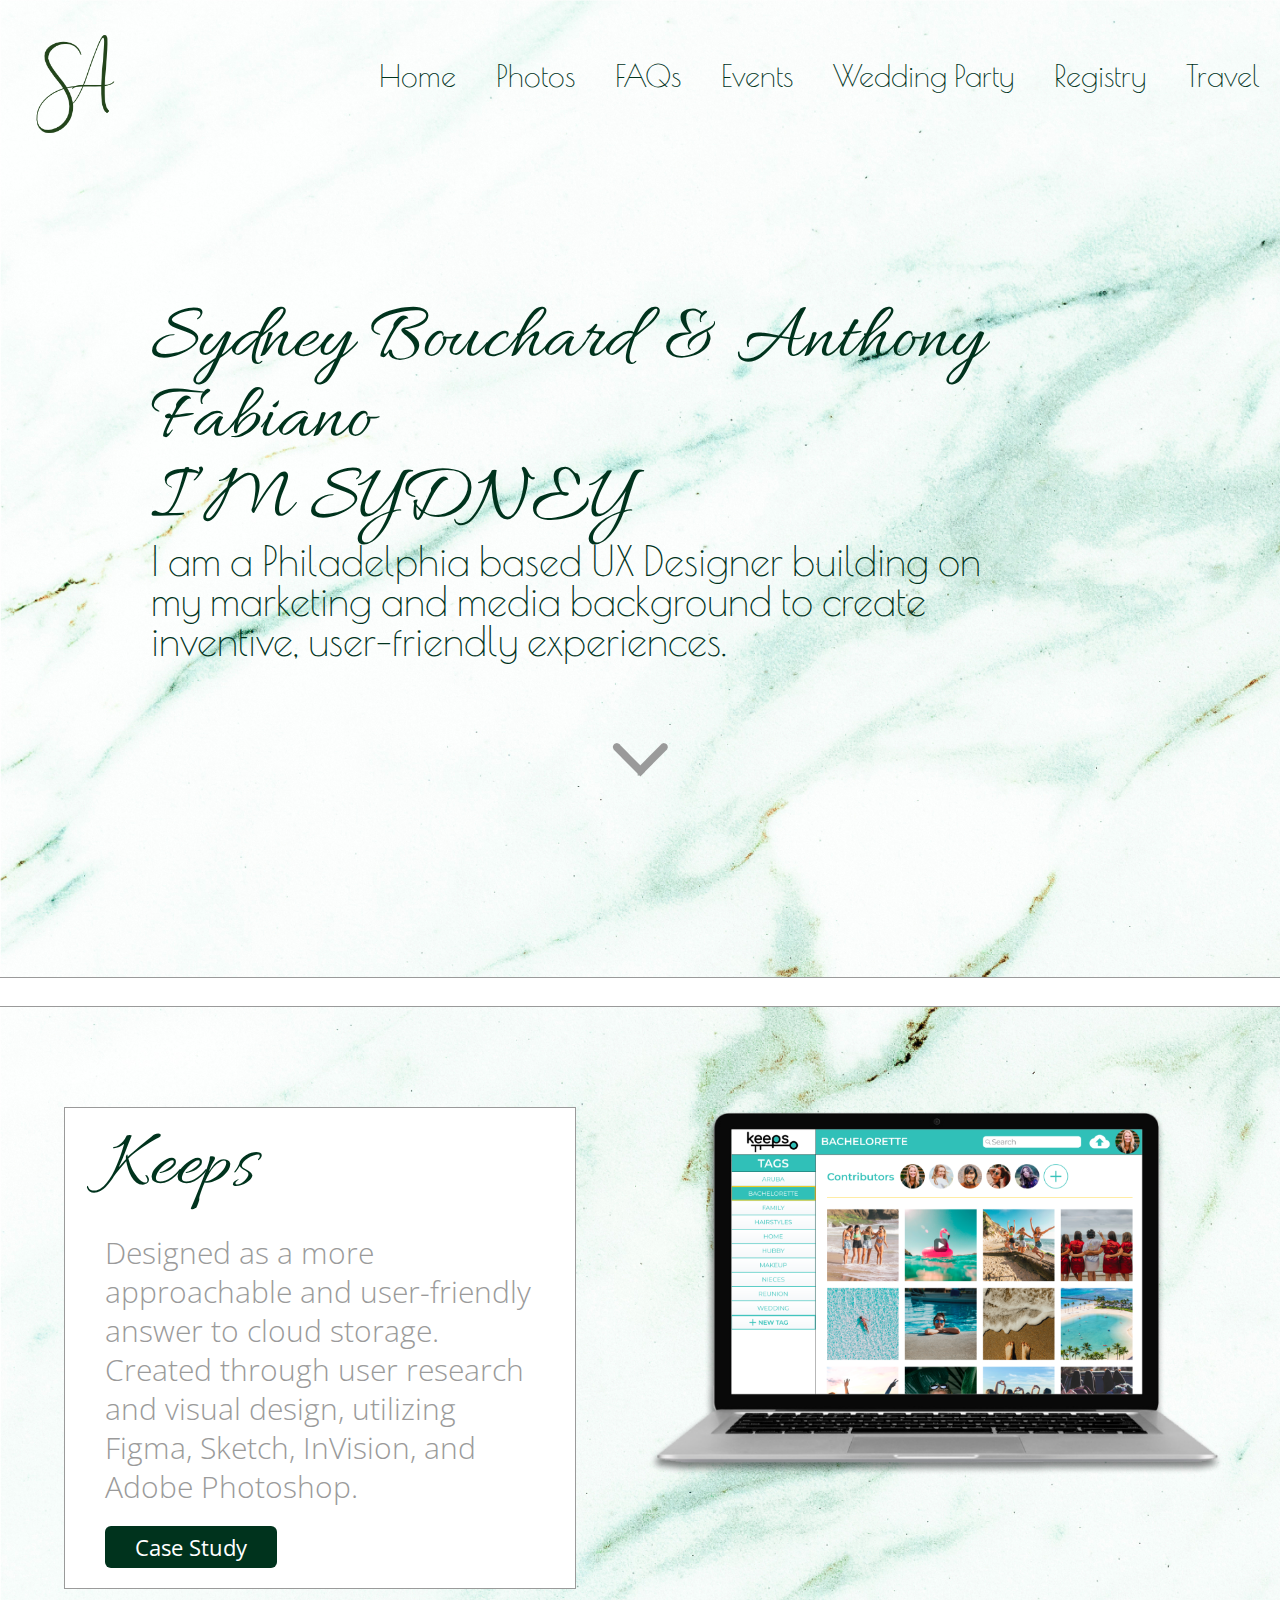
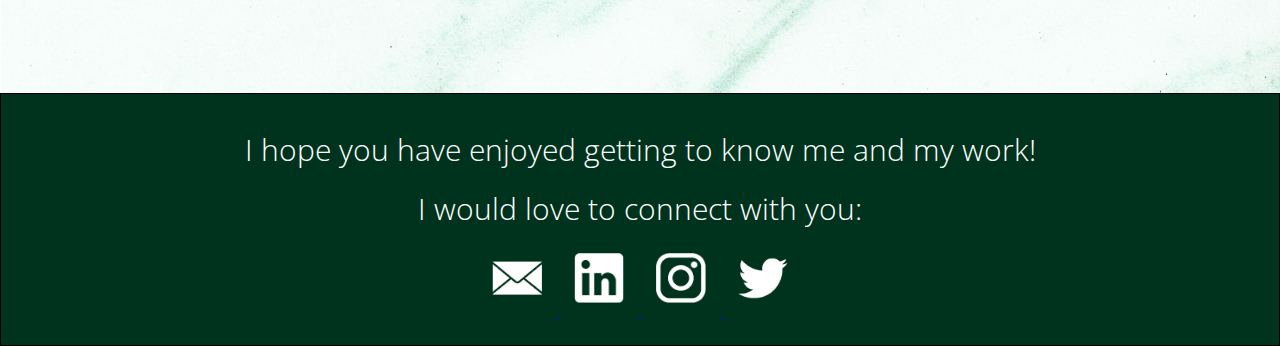
<file: index.html>
<!DOCTYPE html>
<html>

  <head>
    <meta charset="utf-8">
    <title>Portfolio | Sydney Bouchard</title>
    <meta name="viewport" content="width=device-width, initial-scale=1.0">
    <link href="https://fonts.googleapis.com/css?family=Poiret+One" rel="stylesheet">
    <link href="https://fonts.googleapis.com/css?family=Open+Sans+Condensed:300" rel="stylesheet">
    <link href="https://fonts.googleapis.com/css2?family=Allura&display=swap" rel="stylesheet">
    <link rel="stylesheet" href="css/reset.css">
    <link rel="stylesheet" href="css/style.css">
  </head>

  <body>
    <main class="container">
      <nav>
        <a href="index.html" class="logohome">
          <img src="images/fillerlogo.png">
        </a>
        <ul>
          <li><a href="mailto: sydneykbouchard@gmail.com" target="_blank">Travel</a></li>
          <li><a href="mailto: sydneykbouchard@gmail.com" target="_blank">Registry</a></li>
          <li><a href="mailto: sydneykbouchard@gmail.com" target="_blank">Wedding Party</a></li>
          <li><a href="mailto: sydneykbouchard@gmail.com" target="_blank">Events</a></li>
          <li><a href="images/sydney_bouchard_resume_2019.pdf" target="_blank">FAQs</a></li>
          <li><a href="about.html">Photos</a></li>
          <li><a href="index.html#projects">Home</a></li>
        </ul>
      </nav>
      <section class="hero">
        <h1>Sydney Bouchard & Anthony Fabiano </h1>
        <h1>I’M SYDNEY</h1>
        <h2>I am a Philadelphia based UX Designer building on</h2>
        <h2>my marketing and media background to create</h2>
        <h2>inventive, user-friendly experiences.</h2>
        <a href="index.html#projects">
          <img src="images/arrow.png">
        </a>
      </section>
      <div id="box2"></div>
      <div id="projects"></div>
      <section class="cases">
          <h1>Keeps</h1>
          <div id="mobimg">
            <section class="caseimg">
                <img src="images/computer.png">
            </section>
          </div>
          <p>Designed as a more approachable and
          user-friendly answer to cloud storage.
          Created through user research and visual
          design, utilizing Figma, Sketch, InVision,
          and Adobe Photoshop.</p>
          <a href="project.html" class="button">Case Study</a>
      </section>
      <section id="deskimg"class="caseimg">
          <img src="images/computer.png">
      </section>

      <footer>
        <div id="box6">
          <p>I hope you have enjoyed getting to know me and my work!</p>
          <p>I would love to connect with you:</p>
          <a href="mailto: sydneykbouchard@gmail.com" target="_blank" class="foot">
            <img src="images/email1.png">
          </a>
          <a href="https://www.linkedin.com/in/sydney-bouchard/" target="_blank" class="foot">
            <img src="images/linkedin1.png">
          </a>
          <a href="https://www.instagram.com/sydneybouchard/" target="_blank" class="foot">
            <img src="images/insta1.png">
          </a>
          <a href="https://twitter.com/SydneyBouch" target="_blank" class="foot">
            <img src="images/twitter1.png">
          </a>
        </div>
      </footer>
      </main>
      <!-- Global site tag (gtag.js) - Google Analytics -->
  <script async src="https://www.googletagmanager.com/gtag/js?id=UA-138819702-1"></script>
  <script>
    window.dataLayer = window.dataLayer || [];
    function gtag(){dataLayer.push(arguments);}
    gtag('js', new Date());

    gtag('config', 'UA-138819702-1');
  </script>
  </body>
</html>
</file>
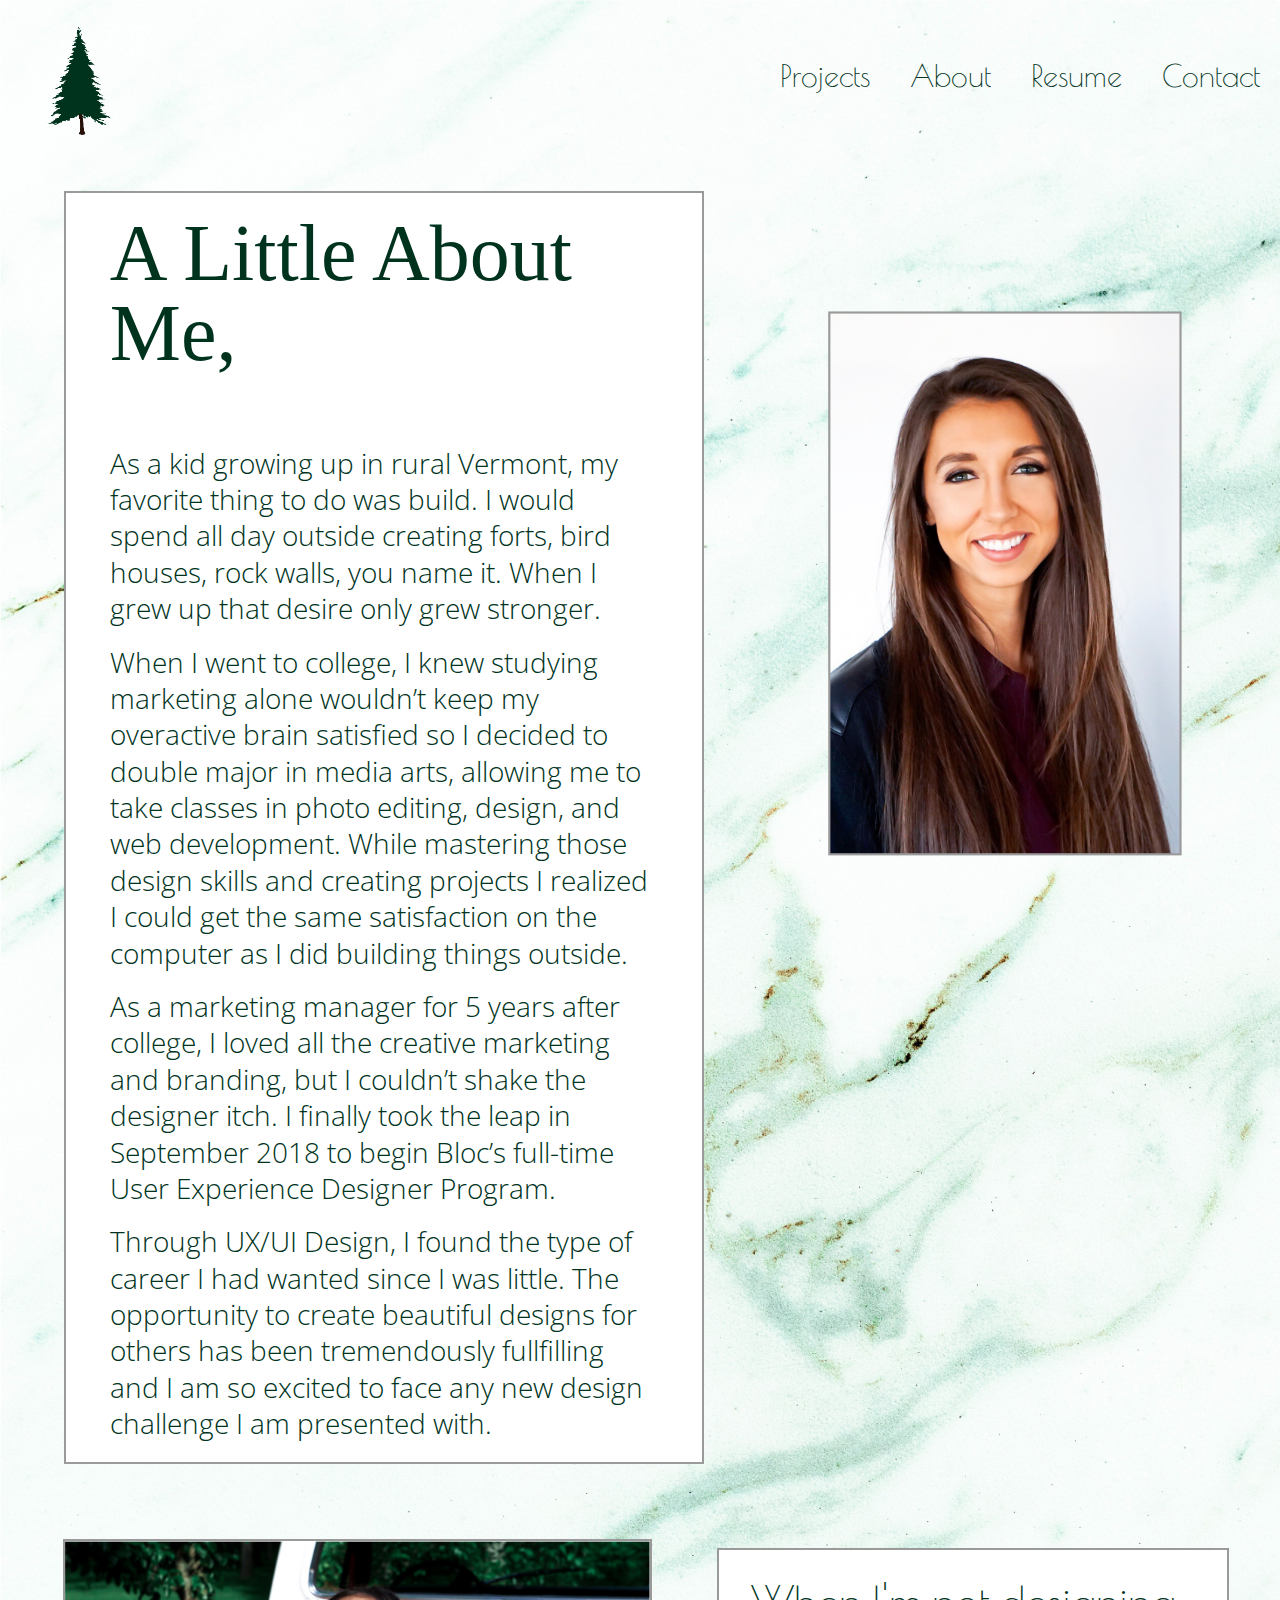
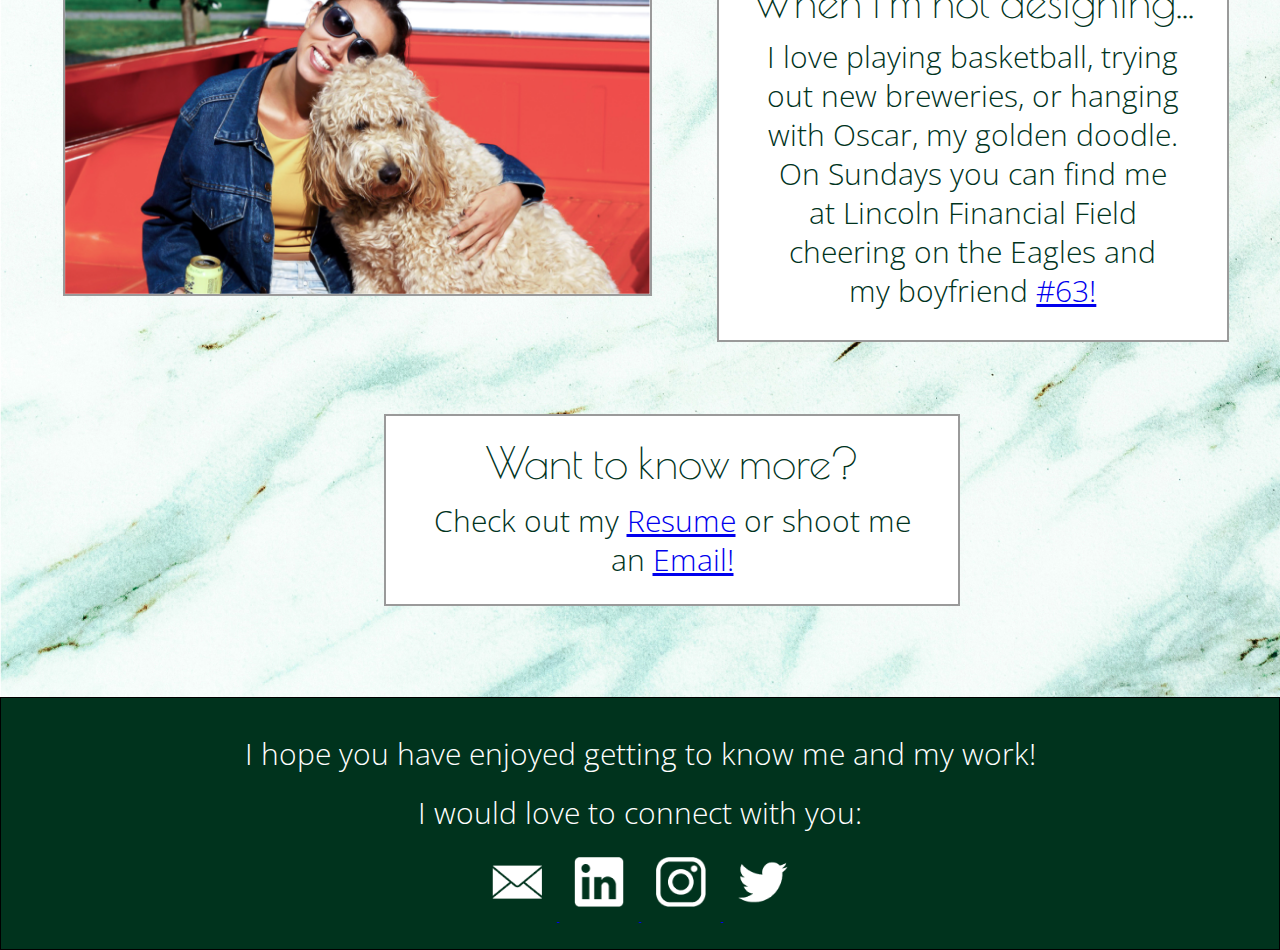
<file: about.html>
<!DOCTYPE html>
<html>

  <head>
    <meta charset="utf-8">
    <title>Portfolio | Sydney Bouchard</title>
     <meta name="viewport" content="width=device-width, initial-scale=1.0">
    <link href="https://fonts.googleapis.com/css?family=Poiret+One" rel="stylesheet">
    <link href="https://fonts.googleapis.com/css?family=Open+Sans+Condensed:300" rel="stylesheet">
    <link rel="stylesheet" href="css/reset.css">
    <link rel="stylesheet" href="css/style.css">
  </head>

  <body>
    <main class="container">
      <nav>
        <a href="index.html" class="logohome">
          <img src="images/new-syd-logo.png">
        </a>
        <ul>
          <li><a href="mailto: sydneykbouchard@gmail.com" target="_blank">Contact</a></li>
          <li><a href="images/sydney_bouchard_resume_2019.pdf" target="_blank">Resume</a></li>
          <li><a href="about.html">About</a></li>
          <li><a href="index.html#projects">Projects</a></li>
        </ul>
      </nav>

      <div id="box7"></div>
      <!-- fixes nav formatting issue -->
      <section class="heroabout2"></section>
      <section class="heroabout">

        <h1> A Little About Me,</h1>
        <section class="heroabout2">
          <div id="mobme">
          <img src="images/Sydneyphoto.png" alt="">
          <div>
        </section>
        <p>As a kid growing up in rural Vermont, my favorite thing to do was build. I would spend all day outside creating forts, bird houses, rock walls, you name it. When I grew up that desire only grew stronger.</p>

<p>When I went to college, I knew studying marketing alone wouldn’t keep my overactive brain satisfied so I decided to double major in media arts, allowing me to take classes in photo editing, design, and web development. While mastering those design skills and creating projects I realized I could get the same satisfaction on the computer as I did building things outside.</p>

<p>As a marketing manager for 5 years after college, I loved all the creative marketing and branding, but I couldn’t shake the designer itch. I finally took the leap in September 2018 to begin Bloc’s full-time User Experience Designer Program.</p>

<p>Through UX/UI Design, I found the type of career I had wanted since I was little. The opportunity to create beautiful designs for others has been tremendously fullfilling and I am so excited to face any new design challenge I am presented with.</p>

      </section>
      <section id="deskimg"class="heroabout2">
        <img src="images/Sydneyphoto.png" alt="">
      </section>

    <section id="deskimg"class="heroabout3">
      <img src="images/SydOscar.png" alt="">
    </section>

    <section class="heroabout4">
      <h5> When I'm not designing...</h5>
      <p>I love playing basketball, trying out new breweries, or hanging with Oscar, my golden doodle.
        On Sundays you can find me at Lincoln Financial Field cheering on the Eagles and my boyfriend <a href="https://g.co/kgs/oshMDi" target="_blank">#63!</a></p>
        <section id="mobdog"class="heroabout3">
          <img src="images/SydOscar.png" alt="">
        </section>
    </section>

    <section class="heroabout5">
      <h5> Want to know more?</h5>
      <p>Check out my <a href="images/sydney_bouchard_resume_2019.pdf" target="_blank">Resume</a> or shoot me an <a href="ailto: sydneykbouchard@gmail.com" target="_blank">Email!</a></p>
    </section>

    <footer>
      <div id="box6">
        <p>I hope you have enjoyed getting to know me and my work!</p>
        <p>I would love to connect with you:</p>
        <a href="mailto: sydneykbouchard@gmail.com" target="_blank" class="foot">
          <img src="images/email1.png">
        </a>
        <a href="https://www.linkedin.com/in/sydney-bouchard/" target="_blank" class="foot">
          <img src="images/linkedin1.png">
        </a>
        <a href="https://www.instagram.com/sydneybouchard/" target="_blank" class="foot">
          <img src="images/insta1.png">
        </a>
        <a href="https://twitter.com/SydneyBouch" target="_blank" class="foot">
          <img src="images/twitter1.png">
        </a>
      </div>
    </footer>
    </main>
    <!-- Global site tag (gtag.js) - Google Analytics -->
<script async src="https://www.googletagmanager.com/gtag/js?id=UA-138819702-1"></script>
<script>
  window.dataLayer = window.dataLayer || [];
  function gtag(){dataLayer.push(arguments);}
  gtag('js', new Date());

  gtag('config', 'UA-138819702-1');
</script>
  </body>
</html>
</file>
<file: css/style.css>
* {
  box-sizing: border-box;
}

/* #arrow {
    box-sizing: border-box;
    height: 3vw;
    width: 3vw;
    border-style: solid;
    border-color: #9a9a9a;
    border-width: 0px 5px 5px 0px;
    border-radius: 0 5px 0 5px;
    transform: rotate(45deg);
} */

body {
 background-image: url("../images/green6.jpg");
}


#box1 {
  border: 1px solid;
  padding: 20px;
  color: #9a9a9a;
  width: 30%;
  text-align: center;
  float: right;
  margin: 1%;
  background-color: #ffffff;
  margin-top: 4rem;
}

#box2 {
  background-color: white;
  border-style: solid;
  border-width: 1px 0 1px 0;
  padding: 14px;
  color: #9a9a9a;
  width: 100%;
  margin-top: 10rem;
}

#box7 {
  background-color: white;
  /* border: 1px solid; */
  /* padding: 14px; */
  color: #9a9a9a;
  width: 100%;
  float: left;
}

.button {
  background-color: #00331D;
  border: none;
  border-radius: 6px;
  color: white;
  cursor: pointer;
  display: inline-block;
  font-size: 2.2rem;
  font-family: 'open sans condensed';
  /* margin-left: 3rem; */
  padding: 1rem 3rem;
  text-align: center;
  text-decoration: none;
}

.button:hover {
  background-color: white;
  color: #00331D;
  border-color: #00331D;
  border-style: solid;
  padding: .72rem 2.72rem;
  transition: 0.5s;
  box-shadow: 6px 10px 8px #888888;
}

.container {
  background-color: none;
  height: 100vh;
  margin: 0 auto;
  width: 100%;
}


footer p {
  color: #ffffff;
  text-align: center;
  float: left;
  margin: auto;
  width: 100%;
  padding: 10px;
}

footer img {
  height: 50px;
  width: 50px;
  margin: 1.2%;
}


footer #box6 {
  border: 1px solid;
  padding: 2%;
  width: 100%;
  text-align: center;
  float: left;
  /* margin: 1%; */
  background-color: #00331D;
  margin-top: 4rem;
}

footer #sm {
 padding: 20px;
 width: 40%;
 text-align: center;
 float: left;
 margin: 1% 40%;
 background-color: inherit;
 margin-top: 4rem;
}

html {
  font-size: 10px;
}

h1 {
  color: #00331D;
  font-size: 8rem;
  font-family: "Allura";
}

h2 {
  color: #00331D;
  font-size: 4rem;
  font-family: "poiret one";
}

h3 {
  color: #00331D;
  font-size: 7rem;
  font-family: "poiret one";
  text-decoration: underline #00331D;
  padding-left: 2%;
  padding-right: 2%;
  padding-top: 2%;
}

h4 {
  color: black;
  font-size: 3.6rem;
  font-family: "poiret one";
  padding-left: 4%;
  padding-right: 2%;
  padding-top: 2%;
}

h5 {
  color: #00331D;
  font-size: 4.4rem;
  font-family: "poiret one";
  text-align: center;
  /* padding-top: 2%; */
}

h6 {
  color: #9a9a9a;
  font-size: 3.2rem;
  font-family: "poiret one";
  text-align: center;
}

h7 {
  font-size: 3.2rem;
  font-weight: bold;
}

/* h8 {
  padding-left: 6%
} */

/* hr {
  color: white;
  display: block;
  margin-top: 0.5em;
  margin-bottom: 0.5em;
  margin-left: auto;
  margin-right: auto;
  border-style: solid;
  border-color: #9a9a9a;
  border-width: 20px;
} */

.logohome {
    float: left;
    margin-top: -40px;
}

nav a{
  display: block;
  color: #00331D;
  float: right;
  font-family: "poiret one";
  font-size: 3em;
  padding: 10px 20px;
  text-decoration: none;
  /* margin-top: 2rem; */
}

nav a:hover {
  color:#ADD9C8;
  text-decoration: underline;
}

nav img {
  display: block;
  float: left;
  text-decoration: none;
  float: left;
  width: 120px;
  height: 120px;
}


p {
  color: black;
  font-size: 3rem;
  line-height: 1.3;
  margin-top: .5rem;
  font-weight: 100;
  font-family: "open sans condensed";
  padding-left: 4%;
  padding-right: 4%;
  padding-top: 2%;
}

/* .about {
  height: auto;
  padding-top: 3rem;
  float: left;
  width: 40%;
  margin-top: 20rem;
  margin-left: -15rem;
  border-style: solid;
  border-color: #9A9A9A;
  border-width: 3px;
  background-color: inherit;
  width: inherit;
}
.about p {
  color: #00331D;
  padding: 1rem;
}
.about h1 {
  padding: 1rem;
} */

/* #box3 {
  background-color: white;
  border: 1px solid;
  color: #9a9a9a;
  width: 100%;
  margin-top: 40rem;
  width: 60%;
  text-align: left;
  float: left;
  margin: 10px;
}
#box4 {
  width: 20%;
  text-align: left;
  float: left;
  margin: 10px;
} */


.contact {
  background-color: inherit;
  padding: 10rem;
  padding-top: 25rem;
  float: left;
}


section {
  background-color: white;
  color: #fff;
  height: auto;
  margin-top: 1rem;
  /* padding: 1rem; */
  margin: 4%;
  padding-bottom: 2%;
}

.cases {
  border: 1px solid;
  padding: 20px;
  color: #9a9a9a;
  width: 40%;
  text-align: left;
  float: left;
  margin: 5%;
  background-color: #ffffff;
  margin-top: 10rem;
}

.cases .button {
  margin-left: 2rem;

}

.caseimg {

  background-color: inherit;

}

.caseimg img {
  background-color: inherit;
  width: 50%;
  text-align: left;
  float: right;
  margin: 0;
  margin-top: 5rem;

}

.cases p {
  color: #9A9A9A;
  font-family: 'Open Sans Condensed';
  font-size: 3rem;
  font-weight: 100;
  padding: 2rem;
}

.cases h1 {
  padding-left: 2rem;
}

.color {
  height: 70rem;
}

.color ul {
  color: black;
  font-size: 3.4rem;
  font-family: 'open sans condensed';
  text-align: center;
}

.color ul li {
  float: left;
  margin: 2%;
  display: inline;
  width: 21%;
}

.color img {
  margin: 2%;
  display: inline;
  width: 90%;
}

.compet a {
  margin: 4%;
}

.compet ul{
  color: #00331D;
  font-size: 3rem;
  font-family: 'open sans condensed';
  font-weight: bold;
  float: left;
  padding: 3%;
  width: 33%;
}

.compet ul img{
  height: 150px;
}

.conclusions a{
  margin: 4%;
}


.discovery {
  /* padding: 2% */
}

.flows img{
  float: left;
  width: 46%;
  margin: 2%;
}

.flows a {
  margin: 3%;
  margin-left: 6%;
}

.hero {
  background-color: inherit;
  padding: 10rem;
  padding-top: 25rem;
}

.hero img {
  display: block;
  margin:auto;
  margin-top: 8rem;
}

.heroabout {

  border: 2px solid;
  padding: 20px;
  color: #9a9a9a;
  width: 50%;
  text-align: left;
  float: left;
  margin: 5%;
  background-color: #ffffff;
  margin-top: 4rem;
}

.heroabout p {
  color: #00331D;
  font-size: 2.8rem;
}

.heroabout h1 {
  padding-left: 4%;
}

.heroabout2 {
  background-color: inherit;
}

.heroabout2 img{
  width: 30%;
  float: right;
  margin: 4%;
  margin-top: 16rem;

}

.heroabout3 {
  /* height: 2rem;
  padding-top: 3rem;
  float: left;
  width: 50%;
  margin-top: 2rem; */
  background-color: inherit;
}

.heroabout3 img {
  border: 2px solid;
  color: #9a9a9a;
  width: 50%;
  text-align: left;
  float: left;
  background-color: #ffffff;
  margin-top: 4rem;
  margin: 1%;
}

.heroabout4 {
  height: auto;
  padding: 3rem;
  float: right;
  width: 40%;
  margin-top: 2rem;
  border-style: solid;
  border-width: 2px;
  border-color: #9a9a9a;
  text-align: center;
}

.heroabout4 p {
  color: #00331D;
}

.heroabout5 {
  height: auto;
  /* padding-top: 3rem; */
  float: left;
  width: 45%;
  margin-top: 2rem;
  border-style: solid;
  border-width: 2px;
  border-color: #9a9a9a;
  text-align: center;
  padding: 2%;
  display: block;
  margin-left: 30%;
  margin-right: 30%;
}

.heroabout5 p {
   color: #00331D;
}

.herokeeps {
  background-color: inherit;
  background-image: url("../images/keepsimages/herokeeps.png");
  height: 50rem;
  background-repeat: no-repeat;
  background-size: cover;
  position: relative;
  padding: 40rem;
  float: right;
  width: 100%;
  margin-top: -12px;
  margin: auto;
}

.herokeeps a {
  margin-left: -30rem;
}

.herokeeps img {
  margin-left: -30rem;
  margin-top: -10rem;
}

.herokeeps p {
  margin-left: -30rem;
  padding-bottom: 3rem;
  padding-left: 0rem;
}

/* .personas p {
  padding-bottom: 2%;
} */

.logo {
  height: 80rem;
}

.logo #draww{
  float: left;
  padding-left: 10%;
  width: 38%;
}

.logo #fig{
  float: right;
  padding-right: 10%;
  width: 45%;
}

.personas {
  height: 230rem;
}

.personas ul {
  color: black;
  font-size: 3rem;
  font-family: 'open sans condensed';
  float: left;
  width: 42%;
  margin: 4%;
}

.personas ul li {
  padding: 2%;
  line-height: 1.3;
}

.personas ul img {
  width: 100%;
  border-width: 20px;
  border-style: solid;
  border-color: #ADD9C8;
}



.roles {
  background-color: inherit;
  border-style: none;
  border-color: #9a9a9a;
  border-width: 1px;
  height: 140rem;
}

.roles ul {
  color: black;
  font-size: 3.4rem;
  font-family: 'poiret one';
}

.roles ul li {
  color: #9a9a9a;
  font-size: 3rem;
  font-family: 'open sans condensed';
}


.sketch {
  height: 160rem;
}

.sketch img{
  float: left;
  width: 46%;
  margin: 2%;
  border-style: solid;
  border-width: 1px;
  border-color: #9a9a9a;
}

.sketch #but1 {
  float: left;
  margin-left: 12%;
  margin-right: 12%;
  margin-bottom: 12%;
  margin-top: 1%;
}

.sketch #but2 {
  float: right;
  margin-left: 12%;
  margin-right: 12%;
  margin-bottom: 12%;
  margin-top: 1%;
}



.survey {
  height: 90rem;
}

.survey ul{
  color: black;
  font-size: 3rem;
  font-family: 'open sans condensed';
  float: left;
  padding: 3%;
  width: 33%;
}

.survey ul img{
  /* height: 150px; */
  width: 100%;
}

.stories ul li{
  color: black;
  font-size: 3rem;
  font-family: 'open sans condensed';
  padding: 1%;
  padding-left: 4%;
}


.testing {
  height: 340rem;
  /* float: left; */
}

.testing img {
  width: 50%;
  padding: 1%;
  padding-top: 5%;
  float: left;
}

.testing ul {
  color: black;
  font-size: 3.2rem;
  font-family: 'open sans condensed';
}

.testing ul img {
  width: 100%;
}

.testing a {
  float: left;
  margin-left: 7%;
}



#box5 {
  border: 4px solid;
  padding: 2%;
  color: #ADD9C8;
  width: 92%;
  text-align: left;
  float: left;
  margin: 4%;
  background-color: #ffffff;
  margin-top: 1rem;
  columns: 2;
}

#box10 {
  border: 4px solid;
  padding: 2%;
  color: #ADD9C8;
  width: 92%;
  text-align: left;
  float: left;
  margin: 4%;
  background-color: #ffffff;
  margin-top: 1rem;
  columns: 2;
}

#box101 {
  border: 4px solid;
  padding: 2%;
  color: #ADD9C8;
  width: 92%;
  text-align: left;
  float: left;
  margin: 4%;
  background-color: #ffffff;
  margin-top: 1rem;
  columns: 2;
}




@media(max-width:414px){

  h3 {
    font-size: 5rem;
    padding-top: 1rem;
  }

  h4 {
    padding-top: 2rem;
    font-size: 3.2rem;
  }
/* homepage */

  .logohome {
      float: left;
      margin-top: -4px;
    }

  nav a{
    display: block;
    color: #00331D;
    float: right;
    font-family: "poiret one";
    font-size: 3em;
    padding: 4px 20px;
    margin: .25%;
    text-decoration: none;
  }

  .hero {
    padding: 2rem;
    padding-top: 25rem;
  }

  .hero h1{
    font-size: 6.2rem;
    text-align: center;
  }

  .hero h2{
    font-size: 3rem;
    text-align: center;
  }

  .cases {
    width: 90%;
    float: left;
    margin-top: 4rem;
  }

  .cases .button {
    width: 60%;
    margin-left: 20%;
    margin-right: 20%;
  }

  .caseimg img {
    width: 100%;
    margin-top: 1rem;
  }

  #deskimg {
    display: none;
  }

  .cases p {
    font-size: 2.6rem;
    text-align: center;
    padding: 1rem;
  }

  .cases h1 {
    font-size: 6.2rem;
    text-align: center;
  }

  #mobimg {
    display: block;
  }

  footer p {
    font-size: 2.6rem;
  }

  footer img {
    margin: 3%;
  }

/* about page */

.heroabout {
  width: 94%;
  float: left;
  margin: 3%;
  margin-top: 4rem;
}

.heroabout p {
  font-size: 2.2rem;
  padding: 2% 5%;
}

.heroabout h1 {
  text-align: center;
  font-size: 4.4rem;
}

.heroabout2 img{
  width: 98%;
  float: left;
  margin: 1%;
  padding-bottom: 2rem;

}

.heroabout3 img {
  width: 100%;
}

.heroabout4 {
  width: 94%;
  margin-top: 2rem;
  margin: 3%;
}

.heroabout4 p {
  font-size: 2.2rem;
}

.heroabout5 {
  width: 80%;
  padding: 2%;
  margin-left: 9%;
  margin-right: 9%;
}

.heroabout5 p {
   color: #00331D;
}

/* keeps page */

/* hero */
#deskkhero {
  display: none;
}
.mlogo {
  width: 70%;
  margin-left: 15%;
  margin-right: 15%;
  padding-top: 20rem;
  background-color: inherit;
}

.heromobile {
  margin: 0;
  background-color: inherit;
}

.heromobile img {
  width: 100%;
}

.herowords {
  float: left;
  width: 94%;
  margin-left: 3%;
  margin-right: 3%;
  background-color: inherit;
}

.herowords p {
  text-align: center;
}

.herowords a {
  float: left;
  width: 50%;
  margin-left: 25%;
  margin-right: 25%;
  margin-top: 2rem;
}
/* discovery */
.discovery p {
  font-size: 2.6rem;
}

/* roles */
.roles {
  height: 108rem;
}

#box1 {
  border: 1px solid;
  padding: 20px;
  color: #9a9a9a;
  width: 98%;
  text-align: center;
  float: right;
  margin: 1%;
  background-color: #ffffff;
  margin-top: 4rem;
}

/* competitive analysis */
.compet a {
  width: 70%;
  margin-left: 15%;
  margin-right: 15%;
}
.compet p {
  font-size: 2.2rem;
}

.compet ul{
  margin: 3%;
  width: 94%;
}

.compet ul li {
  margin: 3%;
}

.compet ul img{
  height: 150px;
  width: 50%;
  margin-left: 25%;
  margin-right: 25%;
}

/* survey */

.survey {
  height: 160rem;
}
.survey p {
  font-size: 2.2rem;
}

.survey ul{
  margin: 3%;
  width: 94%;
}

.survey ul img{
  height: 150px;
  width: 70%;
  margin-left: 15%;
  margin-right: 15%;
}

.survey ul li {
  text-align: center;
  font-size: 2.6rem;
  font-weight: bold;
}
/* personas */
#mom {
  display: none;
}

.personas {
  height: 176rem;
}

.personas p {
  font-size: 2.2rem;
}

.personas ul {
  font-size: 2.2rem;
  width: 92%;
  margin: 4%;
}

.personas h7 {
  font-size: 2.3rem;
}

.personas ul img {
  width: 100%;
}

/* stories */

.stories {
  height: 84rem;
}

.stories p {
  font-size: 2.2rem;
}

.stories ul li{
  color: black;
  font-size: 2.6rem;
  font-family: 'open sans condensed';
  padding: 4%;
  padding-left: 8%;
}

/* flows */

.flows img{
  width: 92%;
  margin-left: 4%;
  margin-right: 4%;
}

.flows p {
  font-size: 2.2rem;
}

.flows a {
  margin: 10% 20%;
  width: 60%;
}

/* sketches */

.sketch {
  height: 166rem;
}

.sketch p {
  font-size: 2.2rem;
}

.sketch img{
  float: left;
  width: 94%;
  padding: 2%;
  margin: 1%;
}

.sketch #but1 {
  float: left;
  width: 60%;
  margin-left: 20%;
  margin-right: 20%;
  margin-bottom: 0;
  margin-top: 6%;
}

.sketch #but2 {
  float: left;
  width: 60%;
  margin-left: 20%;
  margin-right: 20%;
}

/* brand */

.brand p {
  font-size: 2.2rem;
}

.logo {
  height: 128rem;
}

.logo p {
  font-size: 2.2rem;
}

.logo #draww{
  float: left;
  width: 100%;
}

.logo #fig{
  float: right;
  width: 100%;
}

.color {
  height: 90rem;
}

.color p {
  font-size: 2.2rem;
}

.color ul li {
  width: 46%;
}

.color ul li p {
  font-size: 3rem;
}

.color img {
  width: 80%;
}
/* testing */

#box10 {
  display: none;
}

.testing {
  height: 355rem;
  /* float: left; */
}

.testing p {
  font-size: 2.2rem;
}

.testing img {
  width: 100%;
  padding-top: 5%;
  padding: 0%;
  float: left;
}

.testing ul img {
  width: 100%;
}

.testing a {
  float: left;
  width: 60%;
  margin-left: 20%;
  margin-right: 20%;
}

.conclusions p {
  font-size: 2.2rem;
}

.conclusions h7 {
  font-size: 2.3rem;
}
.conclusions a{
  width: 50%;
  margin-left: 25%;
  margin-right: 25%;
}

}

@media (min-width: 415px) and (max-width: 1024px){
  .caseimg img {
    margin: 0;
    margin-top: 20rem;
  }

  .heroabout p {
    font-size: 2.2rem;
  }

  .heroabout h1 {
    font-size: 5.6rem;
  }

  .heroabout2 img{
    margin-top: 24rem;
  }



  .heroabout4 {
    margin-top: -4rem;
  }

  .heroabout4 p {
    font-size: 2.6rem;
  }

  .survey {
    height: 106rem;
  }

  .personas {
    height: 270rem;
  }

  .sketch {
    height: 114rem;
  }
  .sketch #but1 {
    margin-left: 6%;
  }

  .sketch #but2 {
    margin-right: 6%;
  }

  .testing {
    height: 260rem;
  }

}

@media (min-width: 415px) and (max-width: 650px){
  .cases p {
    font-size: 2.4rem;
    padding: 1rem;
  }

  .cases h1 {
    padding-left: 1rem;
    font-size: 6.2rem;
  }

}


@media(min-width:415px){
#mobimg {
  display: none;
}

#mobdog {
  display: none;
}

#mobme {
  display: none;
}

#moblogo {
  display: none;
}

#box101 {
  display: none;
}

}
</file>
